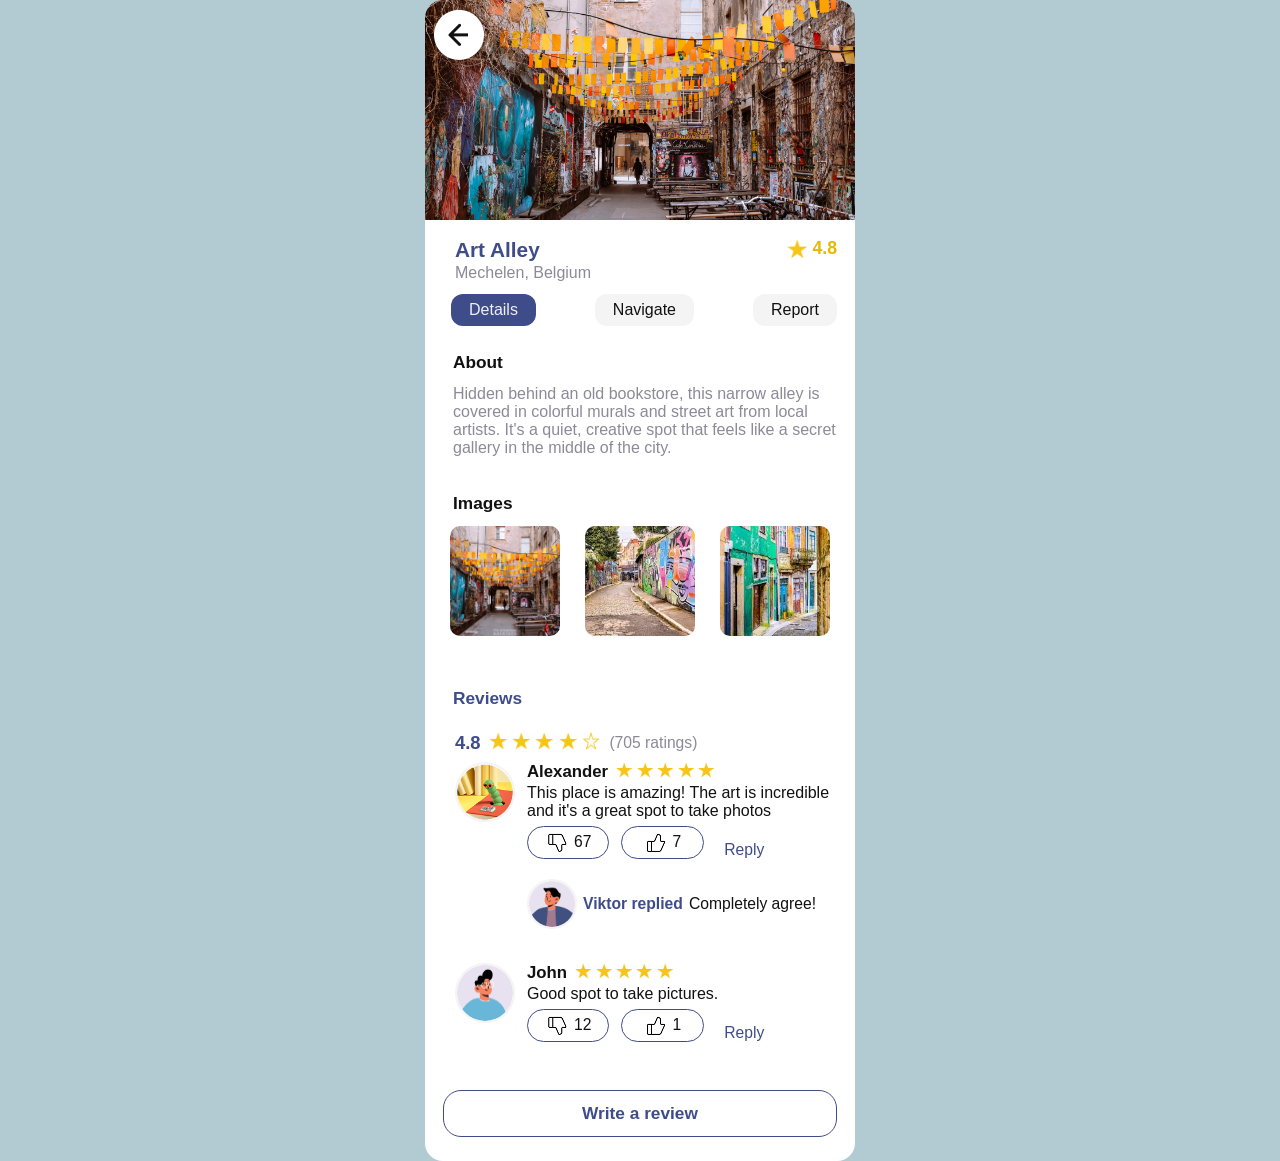
<file: html/alley.html>
<!DOCTYPE html>
<html lang="en">
<head>
  <meta charset="UTF-8">
  <meta name="viewport" content="width=device-width, initial-scale=1.0">
  <title>Art Alley</title>
  <link rel="stylesheet" href="../css/alley.css">
</head>
<body>
  <div class="alley-container">
    <div class="alley-header">
      <a href="index.html"><button class="back-btn"><img src="/icons/previous_button.png" alt="Back"></button></a>
      <img class="alley-main-img" src="/images/alley_image.jpg" alt="Art Alley">
    </div>
    <div class="alley-content">
      <div class="alley-title-row">
        <div>
          <h2 class="alley-title">Art Alley</h2>
          <div class="alley-location">Mechelen, Belgium</div>
        </div>
        <div class="alley-rating">
          <img src="/icons/star_icon_filled.png" alt="star" class="star-icon"> 4.8
        </div>
      </div>

      <div class="alley-tabs">
        <button class="tab active">Details</button>
        <button class="tab">Navigate</button>
        <button class="tab">Report</button>
      </div>

      <div class="alley-about">
        <h4 class="place-title">About</h4>
        <p class="place-description">Hidden behind an old bookstore, this narrow alley is covered in colorful murals and street art from local artists. It's a quiet, creative spot that feels like a secret gallery in the middle of the city.</p>
      </div>

      <div class="alley-images-section">
        <h4>Images</h4>
        <div class="alley-images">
          <img src="/images/alley_image.jpg">
          <img src="/images/alley_image2.jpg">
          <img src="/images/alley_image3.jpg">
        </div>
      </div>

      <div class="alley-reviews-section">
                  <h4 class="review-title">Reviews</h4>
        <div class="reviews-header">
          <span class="reviews-rating">4.8</span>
          <span class="reviews-stars">
            <img src="/icons/star_icon_filled.png" alt="star">
            <img src="/icons/star_icon_filled.png" alt="star">
            <img src="/icons/star_icon_filled.png" alt="star">
            <img src="/icons/star_icon_filled.png" alt="star">
            <img src="/icons/star_icon.png" alt="star">
          </span>
          <span class="reviews-count">(705 ratings)</span>
        </div>

        <div class="review">
          <img class="review-avatar" src="/icons/profile_avatar.png" alt="Alexander">
          <div class="review-content">
                        <div class="review-row">
              <span class="review-author">Alexander</span>
              <span class="review-stars">
                <img src="/icons/star_icon_filled.png" alt="star">
                <img src="/icons/star_icon_filled.png" alt="star">
                <img src="/icons/star_icon_filled.png" alt="star">
                <img src="/icons/star_icon_filled.png" alt="star">
                <img src="/icons/star_icon_filled.png" alt="star">
              </span>
            </div>

            <div class="review-text">This place is amazing! The art is incredible and it's a great spot to take photos</div>
            <div class="review-actions">
              <button class="like-button"><img src="/icons/thumbsup_icon.png" alt="like"> 67</button>
              <button class="dislike-button"><img src="/icons/thumbsdown_icon.png" alt="dislike"> 7</button>
              <a href="#" class="review-reply">Reply</a>
            </div>
            <div class="review-reply-row">
              <img class="review-avatar reply-avatar" src="/icons/avatar_guy.png" alt="Viktor">
              <span class="review-author reply-author">Viktor replied</span>
              <span class="review-reply-text">Completely agree!</span>
            </div>
          </div>
        </div>

        <div class="review">
          <img class="review-avatar" src="/icons/avatar_glasses.png" alt="John">
          <div class="review-content">
            <div class="review-row">
              <span class="review-author">John</span>
              <span class="review-stars">
                <img src="/icons/star_icon_filled.png" alt="star">
                <img src="/icons/star_icon_filled.png" alt="star">
                <img src="/icons/star_icon_filled.png" alt="star">
                <img src="/icons/star_icon_filled.png" alt="star">
                <img src="/icons/star_icon_filled.png" alt="star">
              </span>
            </div>
            
            <div class="review-text">Good spot to take pictures.</div>
            <div class="review-actions">
              <button class="like-button"><img src="/icons/thumbsup_icon.png" alt="like"> 12</button>
              <button class="dislike-button"><img src="/icons/thumbsdown_icon.png" alt="dislike"> 1</button>
              <a href="#" class="review-reply">Reply</a>
            </div>
          </div>
        </div>
      </div>
      <!-- this goes to another page -->
      <a href="review.html"><button class="write-review-btn">Write a review</button></a>
    </div>
  </div>
</body>
</html>
</file>
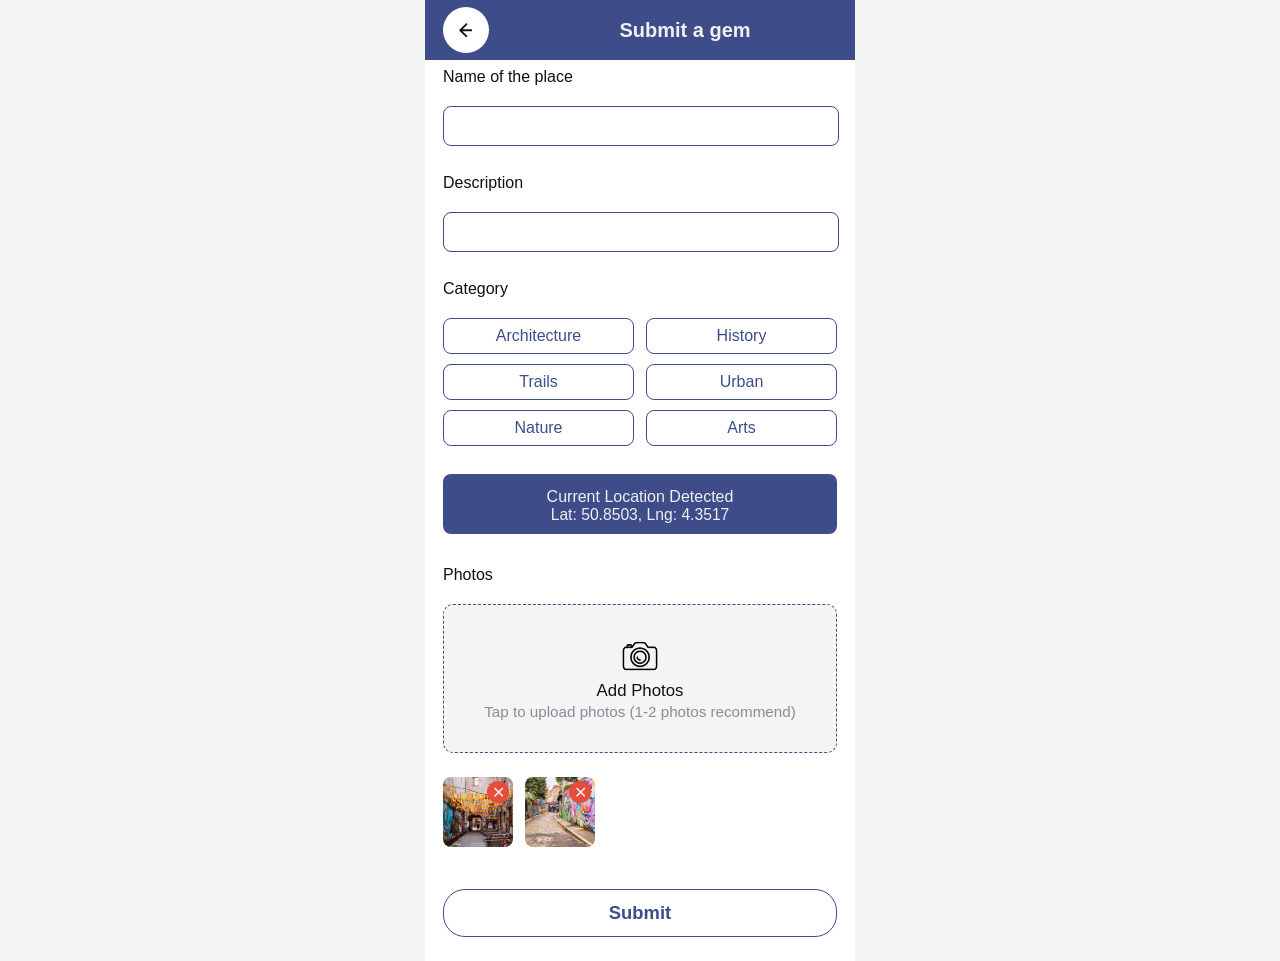
<file: html/place.html>
<!DOCTYPE html>
<html lang="en">
<head>
  <meta charset="UTF-8" />
  <meta name="viewport" content="width=device-width, initial-scale=1.0" />
  <title>Submit a gem</title>
  <link rel="stylesheet" href="../css/place.css" />
</head>
<body>
  <div class="place-container">
    
    <div class="place-header">
      <a href="explore.html">
        <button class="back-btn">
          <img src="/icons/previous_button.png" alt="Back" />
        </button>
      </a>
      <p class="header-title">Submit a gem</p>
    </div>

    <form class="place-form">
      
      <label class="input-label" for="placeName">Name of the place</label>
      <input type="text" id="placeName" class="place-input" required />

      <label class="input-label" for="placeDesc">Description</label>
      <input type="text" id="placeDesc" class="place-input" required />

      <label class="input-label">Category</label>
      <div class="category-grid">
        <button type="button" class="category-btn">Architecture</button>
        <button type="button" class="category-btn">History</button>
        <button type="button" class="category-btn">Trails</button>
        <button type="button" class="category-btn">Urban</button>
        <button type="button" class="category-btn">Nature</button>
        <button type="button" class="category-btn">Arts</button>
      </div>

      <button type="button" class="location-btn">
        Current Location Detected<br />
        <span class="location-coords">Lat: 50.8503, Lng: 4.3517</span>
      </button>

      <label class="input-label">Photos</label>
      <div class="photo-upload-box">
        <input type="file" id="photo-upload" accept="image/*" multiple style="display: none;" />
        <label for="photo-upload" class="photo-upload-label">
          <img src="/icons/camera_icon.png" alt="Add Photos" class="camera-icon" />
          <div class="add-photos-text">Add Photos</div>
          <div class="add-photos-subtext">Tap to upload photos (1-2 photos recommend)</div>
        </label>
      </div>

      <div class="photo-preview-row">
        <div class="photo-thumb">
          <img src="/images//alley_image.jpg" alt="Preview 1" />
          <button type="button" class="remove-photo-btn">✕</button>
        </div>
        <div class="photo-thumb">
          <img src="/images/alley_image2.jpg" alt="Preview 2" />
          <button type="button" class="remove-photo-btn">✕</button>
        </div>
      </div>

      <button type="submit" class="submit-btn">Submit</button>
    </form>
    
  </div>

  <!-- Add this script at the end of your place.html, before </body> -->
<script>
  // Allow selecting multiple categories
  document.querySelectorAll('.category-btn').forEach(btn => {
    btn.addEventListener('click', function() {
      this.classList.toggle('selected');
    });
  });
</script>
</body>
</html>
</file>
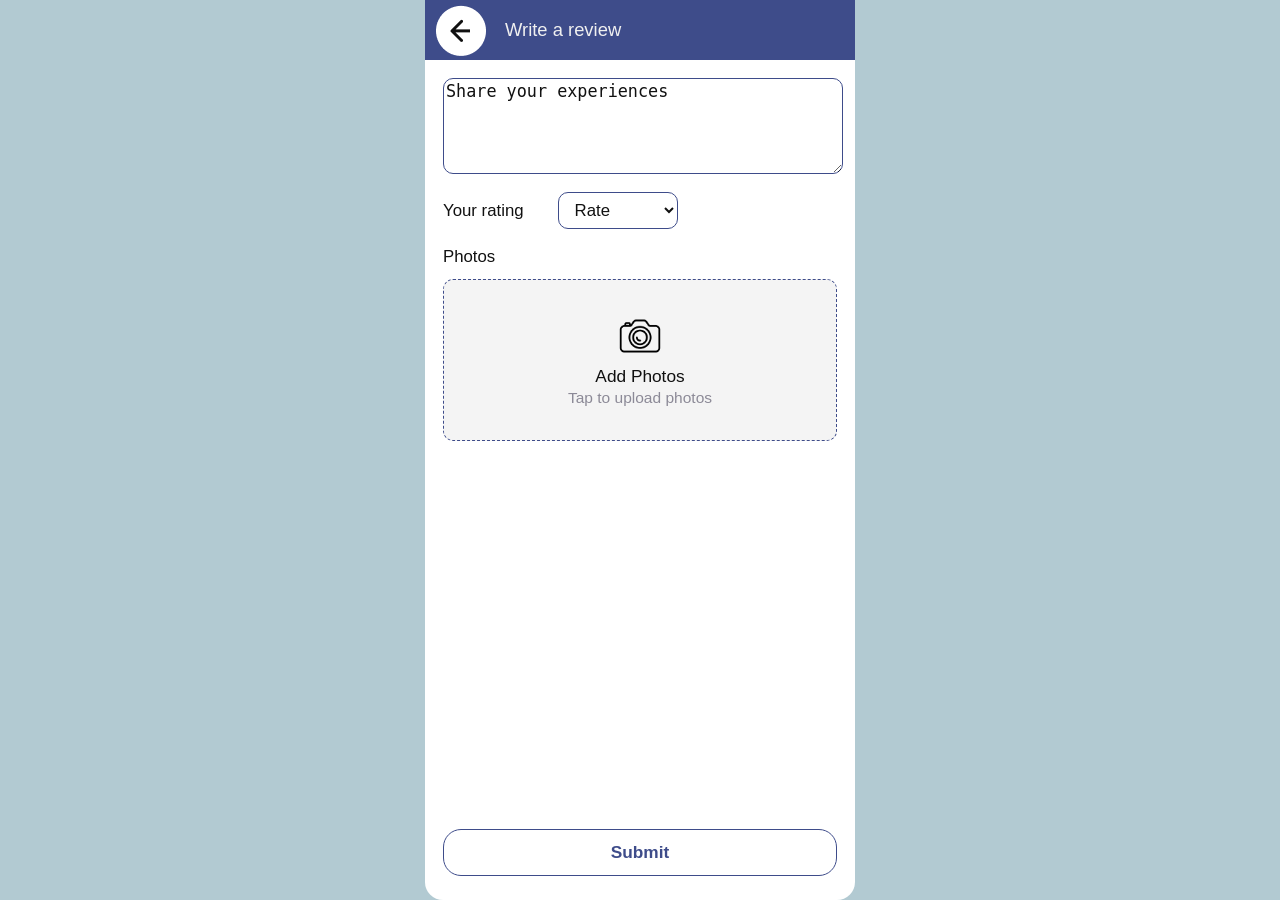
<file: html/review.html>
<!DOCTYPE html>
<html lang="en">
<head>
  <meta charset="UTF-8">
  <meta name="viewport" content="width=device-width, initial-scale=1.0">
  <title>Write a review</title>
  <link rel="stylesheet" href="../css/review.css">
</head>
<body>
  <div class="review-container">
    <div class="review-header">
      <a href="alley.html"><button class="back-btn"><img src="/icons/previous_button.png" alt="Back"></button></a>
      <p class="review-title">Write a review</p>
    </div>

    <form class="review-form" id="reviewForm">
      <textarea class="review-textarea" id="reviewText" placeholder="Share your experiences" required></textarea>
      <div class="review-rating-row">
        <label class="rating-label" for="ratingSelect">Your rating</label>
        <select id="ratingSelect" class="rating-select" required>
          <option value="" disabled selected>Rate</option>
          <option value="5">5 - Excellent</option>
          <option value="4">4 - Good</option>
          <option value="3">3 - Average</option>
          <option value="2">2 - Poor</option>
          <option value="1">1 - Terrible</option>
        </select>
      </div>

      <div class="review-photos-section">
        <label class="photos-label">Photos</label>
        <div class="photo-upload-box">
          <input type="file" id="photo-upload" accept="image/*" multiple style="display:none;">
          <label for="photo-upload" class="photo-upload-label">
            <img src="/icons/camera_icon.png" alt="Add Photos" class="camera-icon">
            <div class="add-photos-text">Add Photos</div>
            <div class="add-photos-subtext">Tap to upload photos</div>
          </label>
        </div>
      </div>

      <button type="submit" class="submit-btn">Submit</button>
      <div id="thankYouMsg" class="thank-you-msg" style="display:none;">Thank you for your review!</div>
    </form>
    <script>
      document.getElementById('reviewForm').addEventListener('submit', function(e) {
        e.preventDefault();
        var text = document.getElementById('reviewText').value.trim();
        var rating = document.getElementById('ratingSelect').value;

        if (!text || !rating) {
          alert('Please provide both a review and a rating.');
          return;

        }
        document.getElementById('thankYouMsg').style.display = 'block';
        setTimeout(function() {
          document.getElementById('thankYouMsg').style.display = 'none';
          document.getElementById('reviewForm').reset();
        }, 2000);
      });
    </script>
  </div>
</body>
</html>
</file>
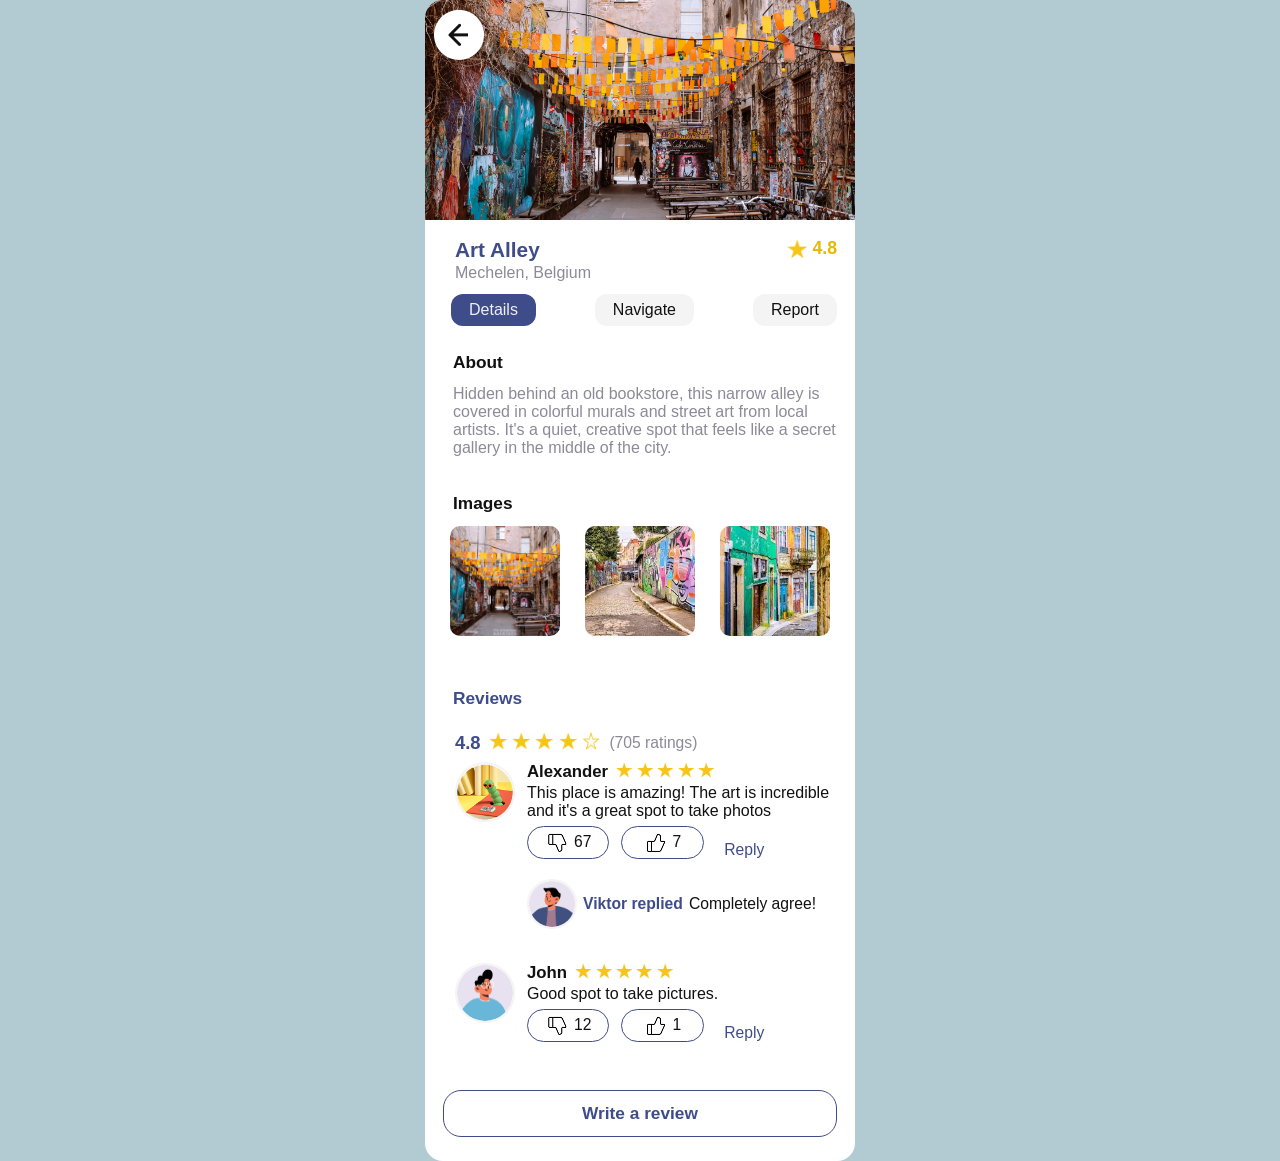
<file: digital product/html/alley.html>
<!DOCTYPE html>
<html lang="en">
<head>
  <meta charset="UTF-8">
  <meta name="viewport" content="width=device-width, initial-scale=1.0">
  <title>Art Alley</title>
  <link rel="stylesheet" href="/css/alley.css">
</head>
<body>
  <div class="alley-container">
    <div class="alley-header">
      <a href="home.html"><button class="back-btn"><img src="/icons/previous_button.png" alt="Back"></button></a>
      <img class="alley-main-img" src="/images/alley_image.jpg" alt="Art Alley">
    </div>
    <div class="alley-content">
      <div class="alley-title-row">
        <div>
          <h2 class="alley-title">Art Alley</h2>
          <div class="alley-location">Mechelen, Belgium</div>
        </div>
        <div class="alley-rating">
          <img src="/icons/star_icon_filled.png" alt="star" class="star-icon"> 4.8
        </div>
      </div>

      <div class="alley-tabs">
        <button class="tab active">Details</button>
        <button class="tab">Navigate</button>
        <button class="tab">Report</button>
      </div>

      <div class="alley-about">
        <h4 class="place-title">About</h4>
        <p class="place-description">Hidden behind an old bookstore, this narrow alley is covered in colorful murals and street art from local artists. It's a quiet, creative spot that feels like a secret gallery in the middle of the city.</p>
      </div>

      <div class="alley-images-section">
        <h4>Images</h4>
        <div class="alley-images">
          <img src="/images/alley_image.jpg">
          <img src="/images/alley_image2.jpg">
          <img src="/images/alley_image3.jpg">
        </div>
      </div>

      <div class="alley-reviews-section">
                  <h4 class="review-title">Reviews</h4>
        <div class="reviews-header">
          <span class="reviews-rating">4.8</span>
          <span class="reviews-stars">
            <img src="/icons/star_icon_filled.png" alt="star">
            <img src="/icons/star_icon_filled.png" alt="star">
            <img src="/icons/star_icon_filled.png" alt="star">
            <img src="/icons/star_icon_filled.png" alt="star">
            <img src="/icons/star_icon.png" alt="star">
          </span>
          <span class="reviews-count">(705 ratings)</span>
        </div>

        <div class="review">
          <img class="review-avatar" src="/icons/profile_avatar.png" alt="Alexander">
          <div class="review-content">
                        <div class="review-row">
              <span class="review-author">Alexander</span>
              <span class="review-stars">
                <img src="/icons/star_icon_filled.png" alt="star">
                <img src="/icons/star_icon_filled.png" alt="star">
                <img src="/icons/star_icon_filled.png" alt="star">
                <img src="/icons/star_icon_filled.png" alt="star">
                <img src="/icons/star_icon_filled.png" alt="star">
              </span>
            </div>

            <div class="review-text">This place is amazing! The art is incredible and it's a great spot to take photos</div>
            <div class="review-actions">
              <button class="like-button"><img src="/icons/thumbsup_icon.png" alt="like"> 67</button>
              <button class="dislike-button"><img src="/icons/thumbsdown_icon.png" alt="dislike"> 7</button>
              <a href="#" class="review-reply">Reply</a>
            </div>
            <div class="review-reply-row">
              <img class="review-avatar reply-avatar" src="/icons/avatar_guy.png" alt="Viktor">
              <span class="review-author reply-author">Viktor replied</span>
              <span class="review-reply-text">Completely agree!</span>
            </div>
          </div>
        </div>

        <div class="review">
          <img class="review-avatar" src="/icons/avatar_glasses.png" alt="John">
          <div class="review-content">
            <div class="review-row">
              <span class="review-author">John</span>
              <span class="review-stars">
                <img src="/icons/star_icon_filled.png" alt="star">
                <img src="/icons/star_icon_filled.png" alt="star">
                <img src="/icons/star_icon_filled.png" alt="star">
                <img src="/icons/star_icon_filled.png" alt="star">
                <img src="/icons/star_icon_filled.png" alt="star">
              </span>
            </div>
            
            <div class="review-text">Good spot to take pictures.</div>
            <div class="review-actions">
              <button class="like-button"><img src="/icons/thumbsup_icon.png" alt="like"> 12</button>
              <button class="dislike-button"><img src="/icons/thumbsdown_icon.png" alt="dislike"> 1</button>
              <a href="#" class="review-reply">Reply</a>
            </div>
          </div>
        </div>
      </div>
      <!-- this goes to another page -->
      <a href="review.html"><button class="write-review-btn">Write a review</button></a>
    </div>
  </div>
</body>
</html>
</file>
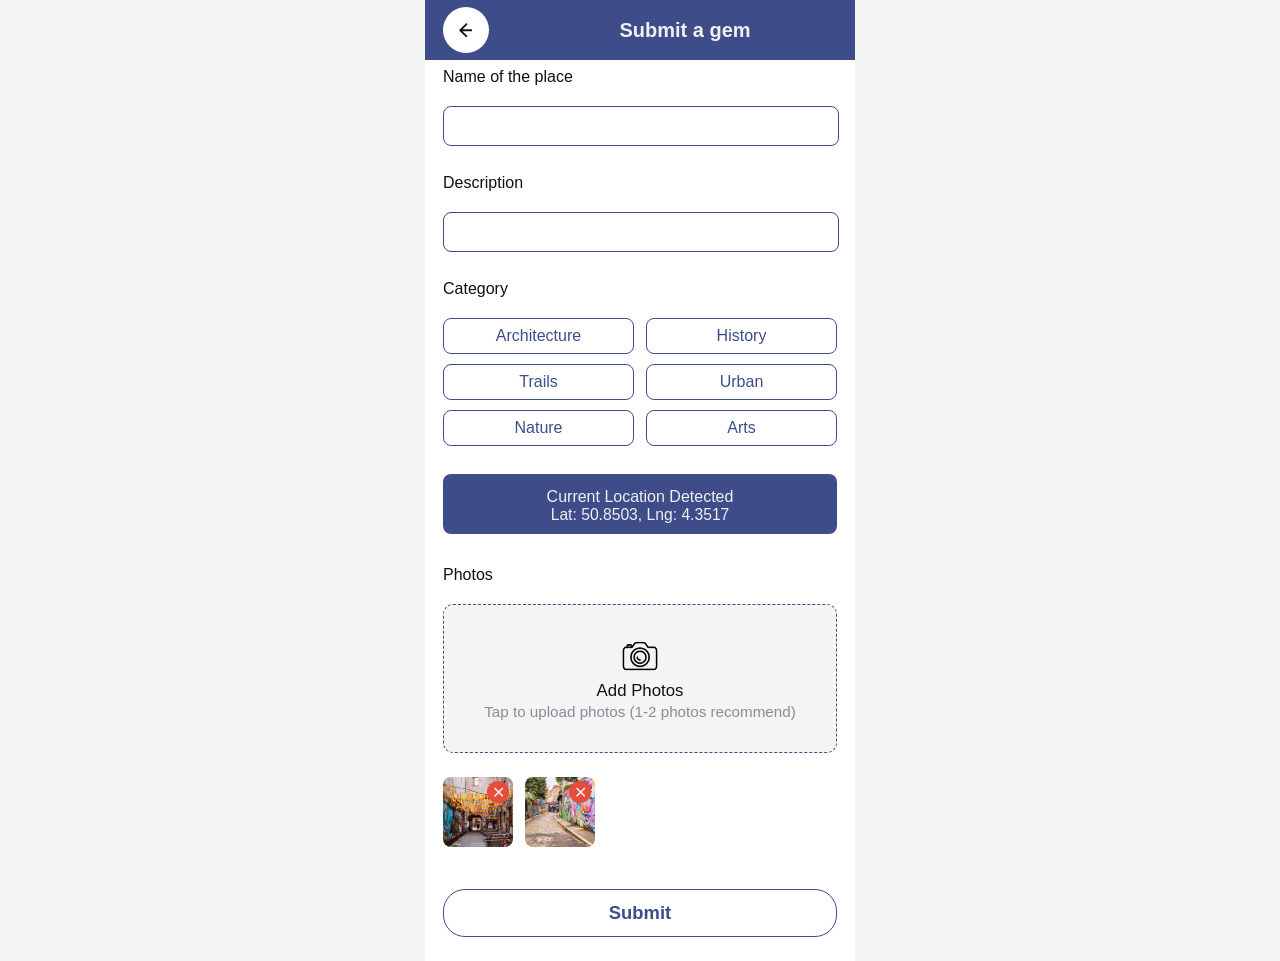
<file: digital product/html/place.html>
<!DOCTYPE html>
<html lang="en">
<head>
  <meta charset="UTF-8" />
  <meta name="viewport" content="width=device-width, initial-scale=1.0" />
  <title>Submit a gem</title>
  <link rel="stylesheet" href="/css/place.css" />
</head>
<body>
  <div class="place-container">
    
    <div class="place-header">
      <a href="explore.html">
        <button class="back-btn">
          <img src="/icons/previous_button.png" alt="Back" />
        </button>
      </a>
      <p class="header-title">Submit a gem</p>
    </div>

    <form class="place-form">
      
      <label class="input-label" for="placeName">Name of the place</label>
      <input type="text" id="placeName" class="place-input" required />

      <label class="input-label" for="placeDesc">Description</label>
      <input type="text" id="placeDesc" class="place-input" required />

      <label class="input-label">Category</label>
      <div class="category-grid">
        <button type="button" class="category-btn">Architecture</button>
        <button type="button" class="category-btn">History</button>
        <button type="button" class="category-btn">Trails</button>
        <button type="button" class="category-btn">Urban</button>
        <button type="button" class="category-btn">Nature</button>
        <button type="button" class="category-btn">Arts</button>
      </div>

      <button type="button" class="location-btn">
        Current Location Detected<br />
        <span class="location-coords">Lat: 50.8503, Lng: 4.3517</span>
      </button>

      <label class="input-label">Photos</label>
      <div class="photo-upload-box">
        <input type="file" id="photo-upload" accept="image/*" multiple style="display: none;" />
        <label for="photo-upload" class="photo-upload-label">
          <img src="/icons/camera_icon.png" alt="Add Photos" class="camera-icon" />
          <div class="add-photos-text">Add Photos</div>
          <div class="add-photos-subtext">Tap to upload photos (1-2 photos recommend)</div>
        </label>
      </div>

      <div class="photo-preview-row">
        <div class="photo-thumb">
          <img src="/images//alley_image.jpg" alt="Preview 1" />
          <button type="button" class="remove-photo-btn">✕</button>
        </div>
        <div class="photo-thumb">
          <img src="/images/alley_image2.jpg" alt="Preview 2" />
          <button type="button" class="remove-photo-btn">✕</button>
        </div>
      </div>

      <button type="submit" class="submit-btn">Submit</button>
    </form>
    
  </div>

  <!-- Add this script at the end of your place.html, before </body> -->
<script>
  // Allow selecting multiple categories
  document.querySelectorAll('.category-btn').forEach(btn => {
    btn.addEventListener('click', function() {
      this.classList.toggle('selected');
    });
  });
</script>
</body>
</html>
</file>
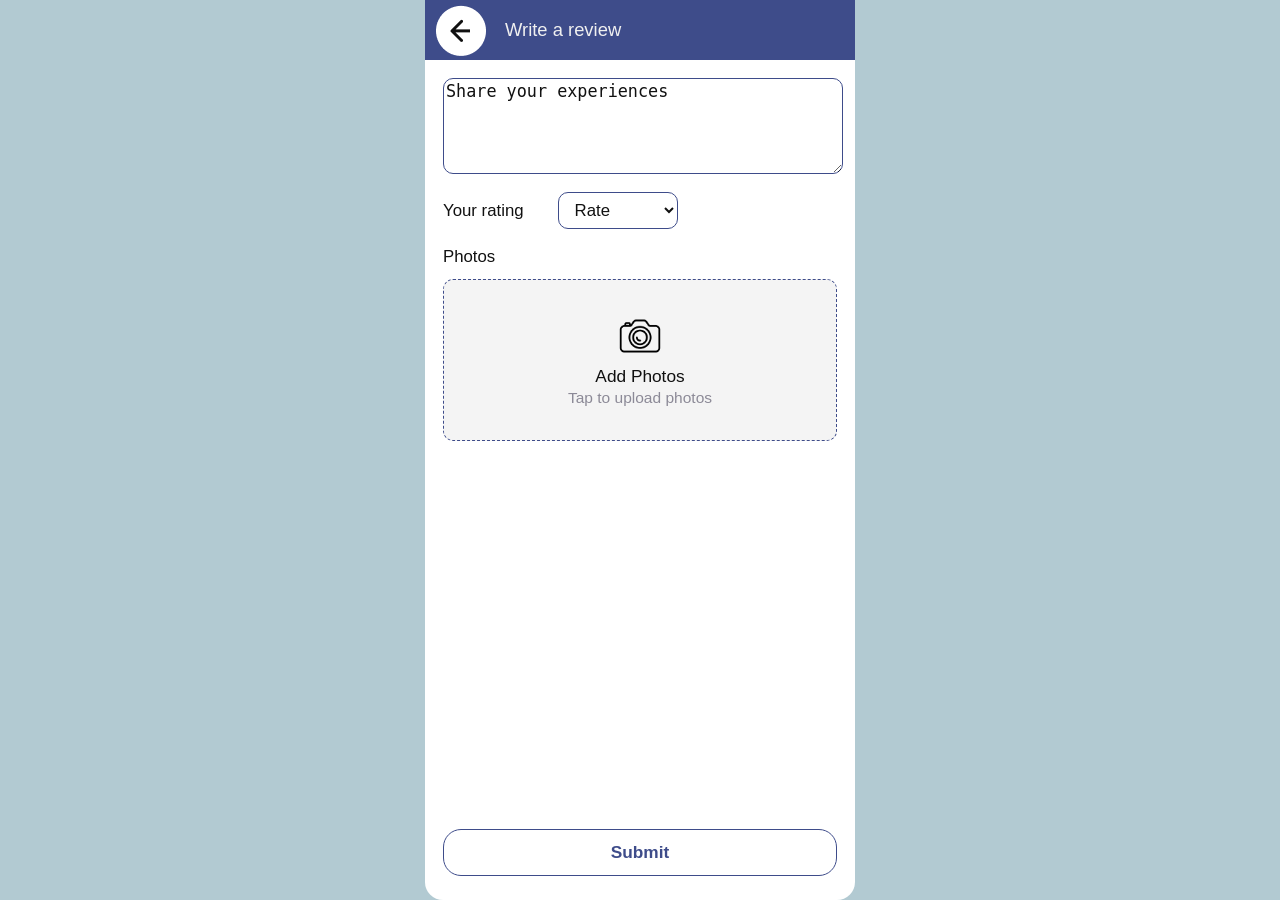
<file: digital product/html/review.html>
<!DOCTYPE html>
<html lang="en">
<head>
  <meta charset="UTF-8">
  <meta name="viewport" content="width=device-width, initial-scale=1.0">
  <title>Write a review</title>
  <link rel="stylesheet" href="/css/review.css">
</head>
<body>
  <div class="review-container">
    <div class="review-header">
      <a href="alley.html"><button class="back-btn"><img src="/icons/previous_button.png" alt="Back"></button></a>
      <p class="review-title">Write a review</p>
    </div>

    <form class="review-form" id="reviewForm">
      <textarea class="review-textarea" id="reviewText" placeholder="Share your experiences" required></textarea>
      <div class="review-rating-row">
        <label class="rating-label" for="ratingSelect">Your rating</label>
        <select id="ratingSelect" class="rating-select" required>
          <option value="" disabled selected>Rate</option>
          <option value="5">5 - Excellent</option>
          <option value="4">4 - Good</option>
          <option value="3">3 - Average</option>
          <option value="2">2 - Poor</option>
          <option value="1">1 - Terrible</option>
        </select>
      </div>

      <div class="review-photos-section">
        <label class="photos-label">Photos</label>
        <div class="photo-upload-box">
          <input type="file" id="photo-upload" accept="image/*" multiple style="display:none;">
          <label for="photo-upload" class="photo-upload-label">
            <img src="/icons/camera_icon.png" alt="Add Photos" class="camera-icon">
            <div class="add-photos-text">Add Photos</div>
            <div class="add-photos-subtext">Tap to upload photos</div>
          </label>
        </div>
      </div>

      <button type="submit" class="submit-btn">Submit</button>
      <div id="thankYouMsg" class="thank-you-msg" style="display:none;">Thank you for your review!</div>
    </form>
    <script>
      document.getElementById('reviewForm').addEventListener('submit', function(e) {
        e.preventDefault();
        var text = document.getElementById('reviewText').value.trim();
        var rating = document.getElementById('ratingSelect').value;

        if (!text || !rating) {
          alert('Please provide both a review and a rating.');
          return;

        }
        document.getElementById('thankYouMsg').style.display = 'block';
        setTimeout(function() {
          document.getElementById('thankYouMsg').style.display = 'none';
          document.getElementById('reviewForm').reset();
        }, 2000);
      });
    </script>
  </div>
</body>
</html>
</file>
<file: css/alley.css>
:root {
  /* primary */
  --background: #FFFFFF;
  --secondary: #F4F4F4;
  --navy-blue: #3E4C8A;

  /* text */
  --text-white: #F0F0F0;
  --text-black: #111111;
  --text-gray: #8C8A97;
}

body {
background: rgb(178, 202, 210);
  font-family: "Outfit", sans-serif;
  margin: 0;
  padding: 0;
}

.alley-container {
  max-width: 430px;
  margin: 0 auto;
  background: var(--background);
  min-height: 100vh;
  border-radius: 18px;
  overflow: hidden;
}

.alley-header {
  position: relative;
  width: 100%;
  height: 220px;
  overflow: hidden;
}

.alley-main-img {
  width: 100%;
  height: 220px;
  object-fit: cover;
  display: block;
}

.back-btn {
  position: absolute;
  top: 16px;
  left: 16px;
  background: rgba(255,255,255,0.85);
  border: none;
  border-radius: 50%;
  width: 36px;
  height: 36px;
  display: flex;
  align-items: center;
  justify-content: center;
  z-index: 2;
  cursor: pointer;
}

.alley-content {
  padding: 18px 18px 24px 18px;
}

.alley-title-row {
  display: flex;
  align-items: flex-start;
  justify-content: space-between;
  margin-bottom: 8px;
  margin-left: 12px;
}

.alley-title {
  font-size: 1.3rem;
  font-weight: 700;
  margin: 0 0 2px 0;
  color: var(--navy-blue);
}

.alley-location {
  font-size: 1rem;
  color: var(--text-gray);
  margin-bottom: 4px;
}

.alley-rating {
  display: flex;
  align-items: center;
  font-size: 1.1rem;
  font-weight: 600;
  color: #e6b800;
  gap: 4px;
}

.star-icon {
  width: 20px;
  height: 20px;
  margin-right: 2px;
}

.alley-tabs {
  display: flex;
  gap: 18px;
  margin-bottom: 26px;
  margin-left: 8px;
  justify-content: space-between;
}

.tab {
  background: var(--secondary);
  border: none;
  border-radius: 12px;
  padding: 7px 18px;
  font-size: 1rem;
  color: var(--text-black);
  font-weight: 500;
  cursor: pointer;
  transition: background 0.15s, color 0.15s;
}

.tab.active, .tab:hover {
  background: var(--navy-blue);
  color: var(--text-white);
}

.alley-about h4,
.alley-images-section h4 {
  margin: 0 0 12px 10px;
  font-size: 1.08rem;
  font-weight: 600;
  color: var(--text-black);
}

.alley-about p {
  margin: 0 0 36px 10px;
  color: var(--text-gray);
  font-size: 1rem;
}

.alley-images {
  display: flex;
  gap: 10px;
  margin-bottom: 52px;
  justify-content: space-around;
}

.alley-images img {
  width: 110px;
  height: 110px;
  object-fit: cover;
  border-radius: 10px;
  background: var(--secondary);
}

.alley-reviews-section {
  margin-top: 10px;
}

.reviews-header {
  display: flex;
  align-items: center;
  gap: 8px;
  margin-bottom: 8px;
  margin-left: 12px;
}

.review-title {
  font-size: 1.08rem;
  font-weight: 600;
  margin-left: 10px;
  color: var(--navy-blue);
}

.reviews-rating {
  font-size: 1.15rem;
  font-weight: 700;
  color: var(--navy-blue);
}

.reviews-stars img {
  width: 18px;
  height: 18px;
  margin-right: 1px;
}

.reviews-count {
  color: var(--text-gray);
  font-size: 0.98rem;
}

.review {
  display: flex;
  align-items: flex-start;
  gap: 12px;
  margin-bottom: 18px;
  margin-left: 12px;
}

.review-avatar {
  width: 56px;
  height: 56px;
  border-radius: 50%;
  object-fit: cover;
  border: 2px solid var(--secondary);
}

.review-content {
  flex: 1;
}

.review-row {
  display: flex;
  align-items: center;
  gap: 8px;
  margin-bottom: 2px;
}

.review-author {
  font-weight: 600;
  color: var(--text-black);
  font-size: 1.05rem;
}

.review-stars img {
  width: 16px;
  height: 16px;
}

.review-text {
  color: var(--text-black);
  font-size: 1rem;
  margin-bottom: 6px;
}

.review-actions {
  display: flex;
  align-items: center;
  gap: 12px;
  margin-bottom: 4px;
}

.dislike-button,
.like-button {
  border-radius: 22px;
  font-size: 0.98rem;
  color: var(--text-black);
  display: flex;
  align-items: center;
  gap: 4px;
  transition: 0.2s;
  cursor: pointer;
  border: 1px solid var(--navy-blue);
  margin-bottom: 16px;
  background: var(--background);
}

.like-button {
  padding: 3px 17px;
}

.dislike-button {
  padding: 3px 22px;
}

.review-action img {
  width: 16px;
  height: 16px;
}

.like-button:focus {
  color: var(--navy-blue);
  border: 2px solid var(--navy-blue)
}

.dislike-button:focus {
  border: 2px solid #e74c3c;
  color: #e74c3c;
}

.review-reply {
  color: var(--navy-blue);
  font-size: 0.98rem;
  text-decoration: none;
  margin-left: 8px;
}

.review-reply-row {
  display: flex;
  align-items: center;
  gap: 6px;
  margin-top: 4px;
  margin-bottom: 16px;
}

.reply-avatar {
  width: 46px;
  height: 46px;
}

.reply-author {
  font-size: 0.98rem;
  color: var(--navy-blue);
  font-weight: 600;
}

.review-reply-text {
  font-size: 0.98rem;
  color: var(--text-black);
}

.write-review-btn {
  width: 100%;
  background: var(--background);
  color: var(--navy-blue);
  border: 1.5px solid var(--navy-blue);
  border-radius: 18px;
  font-size: 1.08rem;
  font-weight: 600;
  padding: 12px 0;
  margin-top: 10px;
  cursor: pointer;
  transition: 0.2s;
}

.write-review-btn:hover {
  background: var(--navy-blue);
  color: var(--text-white);
}

@media (max-width: 500px) {
  .alley-container {
    max-width: 100vw;
    border-radius: 0;
    padding: 0;
  }
  .alley-header, .alley-main-img {
    height: 160px;
  }
  .alley-content {
    padding: 10px 2vw 18px 2vw;
  }
  .alley-images img {
    width: 70px;
    height: 54px;
  }
}
</file>
<file: css/place.css>
:root {
  --background: #FFFFFF;
  --secondary: #F4F4F4;
  --navy-blue: #3E4C8A;
  --text-white: #F0F0F0;
  --text-black: #111111;
  --text-gray: #8C8A97;
}

body {
  background: var(--secondary);
  font-family: 'Outfit', sans-serif;
  margin: 0;
  padding: 0;
}

.place-container {
  max-width: 430px;
  margin: 0 auto;
  background: var(--background);
  min-height: 100vh;
  padding: 0 0 24px 0;
}

.place-header {
   background: var(--navy-blue);
  color: var(--text-white);
  display: flex;
  align-items: center;
  gap: 16px;
  padding: 0 0 0 18px;
  height: 60px;
  border-radius: 0 0 0 0;
}

.back-btn {
 background: var(--background);
  border: none;
  border-radius: 50%;
  width: 46px;
  height: 46px;
  display: flex;
  align-items: center;
  justify-content: center;
  cursor: pointer;
  margin-right: 10px;
}

.back-btn img {
  width: 32px;
  height: 32px;
}

.header-title {
  font-size: 1.25rem;
  font-weight: 600;
  margin: 0 auto;
  color: var(--text-white);
}

.place-form {
  display: flex;
  flex-direction: column;
  gap: 16px;
  padding: 0 18px;
}

.input-label {
  font-size: 1rem;
  font-weight: 500;
  margin-bottom: 4px;
  margin-top: 8px;
  color: var(--text-black);
}

.place-input {
  width: 100%;
  padding: 10px 0;
  border: 1px solid var(--navy-blue);
  border-radius: 8px;
  font-size: 1rem;
  background: var(--background);
  margin-bottom: 4px;
  color: var(--text-black);
}

.category-grid {
  display: grid;
  grid-template-columns: 1fr 1fr;
  gap: 10px 12px;
  margin-bottom: 8px;
}

.category-btn {
  border: 1px solid var(--navy-blue);
  background: var(--background);
  color: var(--navy-blue);
  border-radius: 8px;
  padding: 8px 0;
  font-size: 1rem;
  cursor: pointer;
  transition: 0.2s;
}

.category-btn.selected,
.category-btn:active {
  background: var(--navy-blue);
  color: var(--text-white);
}

.location-btn {
  width: 100%;
  background: var(--navy-blue);
  color: var(--text-white);
  border: none;
  border-radius: 8px;
  padding: 14px 0 10px 0;
  font-size: 1rem;
  font-weight: 500;
  margin-bottom: 8px;
  margin-top: 4px;
  cursor: pointer;
}

.location-coords {
  font-size: 0.98rem;
  font-weight: 400;
  color: var(--text-white);
}

.photo-upload-box {
  border: 1px dashed var(--navy-blue);
  border-radius: 10px;
  background: var(--secondary);
  padding: 32px 0;
  text-align: center;
  margin-bottom: 8px;
}

.photo-upload-label {
  cursor: pointer;
  display: flex;
  flex-direction: column;
  align-items: center;
}

.camera-icon {
  width: 38px;
  height: 38px;
  margin-bottom: 6px;
}

.add-photos-text {
  font-size: 1.05rem;
  font-weight: 500;
  color: var(--text-black);
}

.add-photos-subtext {
  font-size: 0.95rem;
  color: var(--text-gray);
  margin-top: 2px;
}

.photo-preview-row {
  display: flex;
  gap: 12px;
  margin-bottom: 8px;
}

.photo-thumb {
  position: relative;
  width: 70px;
  height: 70px;
  border-radius: 8px;
  overflow: hidden;
  background: var(--secondary);
}

.photo-thumb img {
  width: 100%;
  height: 100%;
  object-fit: cover;
}

.remove-photo-btn {
  position: absolute;
  top: 4px;
  right: 4px;
  background: #e74c3c;
  color: var(--text-white);
  border: none;
  border-radius: 50%;
  width: 22px;
  height: 22px;
  font-size: 1rem;
  cursor: pointer;
  display: flex;
  align-items: center;
  justify-content: center;
  padding: 0;
}

.submit-btn {
  width: 100%;
  background: var(--background);
  color: var(--navy-blue);
  border: 1.5px solid var(--navy-blue);
  border-radius: 22px;
  font-size: 1.15rem;
  font-weight: 600;
  padding: 12px 0;
  margin-top: 18px;
  cursor: pointer;
  transition: 0.2s;
}

.submit-btn:hover,
.submit-btn:focus {
  background: var(--navy-blue);
  color: var(--text-white);
}
</file>
<file: css/review.css>
:root {
  /* primary */
  --background: #FFFFFF;
  --secondary: #F4F4F4;
  --navy-blue: #3E4C8A;

  /* text */
  --text-white: #F0F0F0;
  --text-black: #111111;
  --text-gray: #8C8A97;
}

body {
background: rgb(178, 202, 210);
  font-family: "Outfit", sans-serif;
  margin: 0;
  padding: 0;
}

.review-container {
  display: flex;
  flex-direction: column;
  min-height: 100vh;
  max-width: 430px;
  margin: 0 auto;
  background: var(--background);
  border-radius: 0 0 18px 18px;
  overflow: hidden;
  box-sizing: border-box;
}

.review-header {
  background: var(--navy-blue);
  color: var(--text-white);
  display: flex;
  align-items: center;
  gap: 16px;
  padding: 0 0 0 18px;
  height: 60px;
  border-radius: 0 0 0 0;
}

.back-btn {
  background: var(--background);
  border: none;
  border-radius: 50%;
  width: 36px;
  height: 36px;
  display: flex;
  align-items: center;
  justify-content: center;
  cursor: pointer;
  margin-right: 10px;
}

.review-title {
  font-size: 1.15rem;
  font-weight: 500;
  color: var(--text-white);
}

.review-form {
  display: flex;
  flex-direction: column;
  flex: 1 1 auto;
  padding: 18px 18px 24px 18px;
  gap: 18px;
  box-sizing: border-box;
}

.review-textarea {
  width: 100%;
  min-height: 90px;
  border: 1.5px solid var(--navy-blue);
  border-radius: 10px;
  font-size: 1.05rem;
  color: var(--text-black);
  background: var(--background);
  margin-bottom: 0;
}

.review-textarea::placeholder {
  color: var(--text-black);
  opacity: 1;
}

.review-rating-row {
  display: flex;
  align-items: center;
  gap: 16px;
  margin-bottom: 0;
}

.rating-label {
  font-size: 1.05rem;
  color: var(--text-black);
  margin-right: 8px;
}

.rating-select {
  width: 120px;
  padding: 7px 12px;
  border: 1.5px solid var(--navy-blue);
  border-radius: 10px;
  font-size: 1.05rem;
  color: var(--text-black);
  background: var(--background);
  margin-left: 10px;
  margin-right: 10px;
  outline: none;
  transition: 0.2s;
}
.rating-select:focus {
  border-color: var(--navy-blue);
}
.rating-select option {
  color: var(--text-black);
  background: var(--background);
}

.review-photos-section {
  display: flex;
  flex-direction: column;
  gap: 8px;
}

.photos-label {
  font-size: 1.05rem;
  color: var(--text-black);
  margin-bottom: 4px;
}

.photo-upload-box {
  background: var(--secondary);
  border: 1.5px dashed var(--navy-blue);
  border-radius: 10px;
  min-height: 160px;
  display: flex;
  align-items: center;
  justify-content: center;
  flex-direction: column;
  cursor: pointer;
  margin-bottom: 0;
}

.photo-upload-label {
  display: flex;
  flex-direction: column;
  align-items: center;
  cursor: pointer;
  width: 100%;
  height: 100%;
  padding: 24px 0;
}

.camera-icon {
  width: 44px;
  height: 44px;
  margin-bottom: 8px;
}

.add-photos-text {
  font-size: 1.08rem;
  color: var(--text-black);
  font-weight: 500;
  margin-bottom: 2px;
}

.add-photos-subtext {
  font-size: 0.97rem;
  color: var(--text-gray);
}

.submit-btn {
  margin-top: auto;
  width: 100%;
  background: var(--background);
  color: var(--navy-blue);
  border: 1.5px solid var(--navy-blue);
  border-radius: 18px;
  font-size: 1.08rem;
  font-weight: 600;
  padding: 12px 0;
  cursor: pointer;
  transition: background 0.15s, color 0.15s;
}

.submit-btn:hover {
  background: var(--navy-blue);
  color: var(--text-white);
}

@media (max-width: 500px) {
  .review-container {
    max-width: 100vw;
    border-radius: 0;
    padding: 0;
  }
  .review-header {
    height: 48px;
    padding-left: 8px;
  }
  .review-form {
    padding: 10px 2vw 18px 2vw;
  }
  .photo-upload-label {
    padding: 12px 0;
  }
  .camera-icon {
    width: 32px;
    height: 32px;
  }
  .rating-select {
    width: 100px;
    font-size: 0.98rem;
    padding: 6px 8px;
  }
}
</file>
